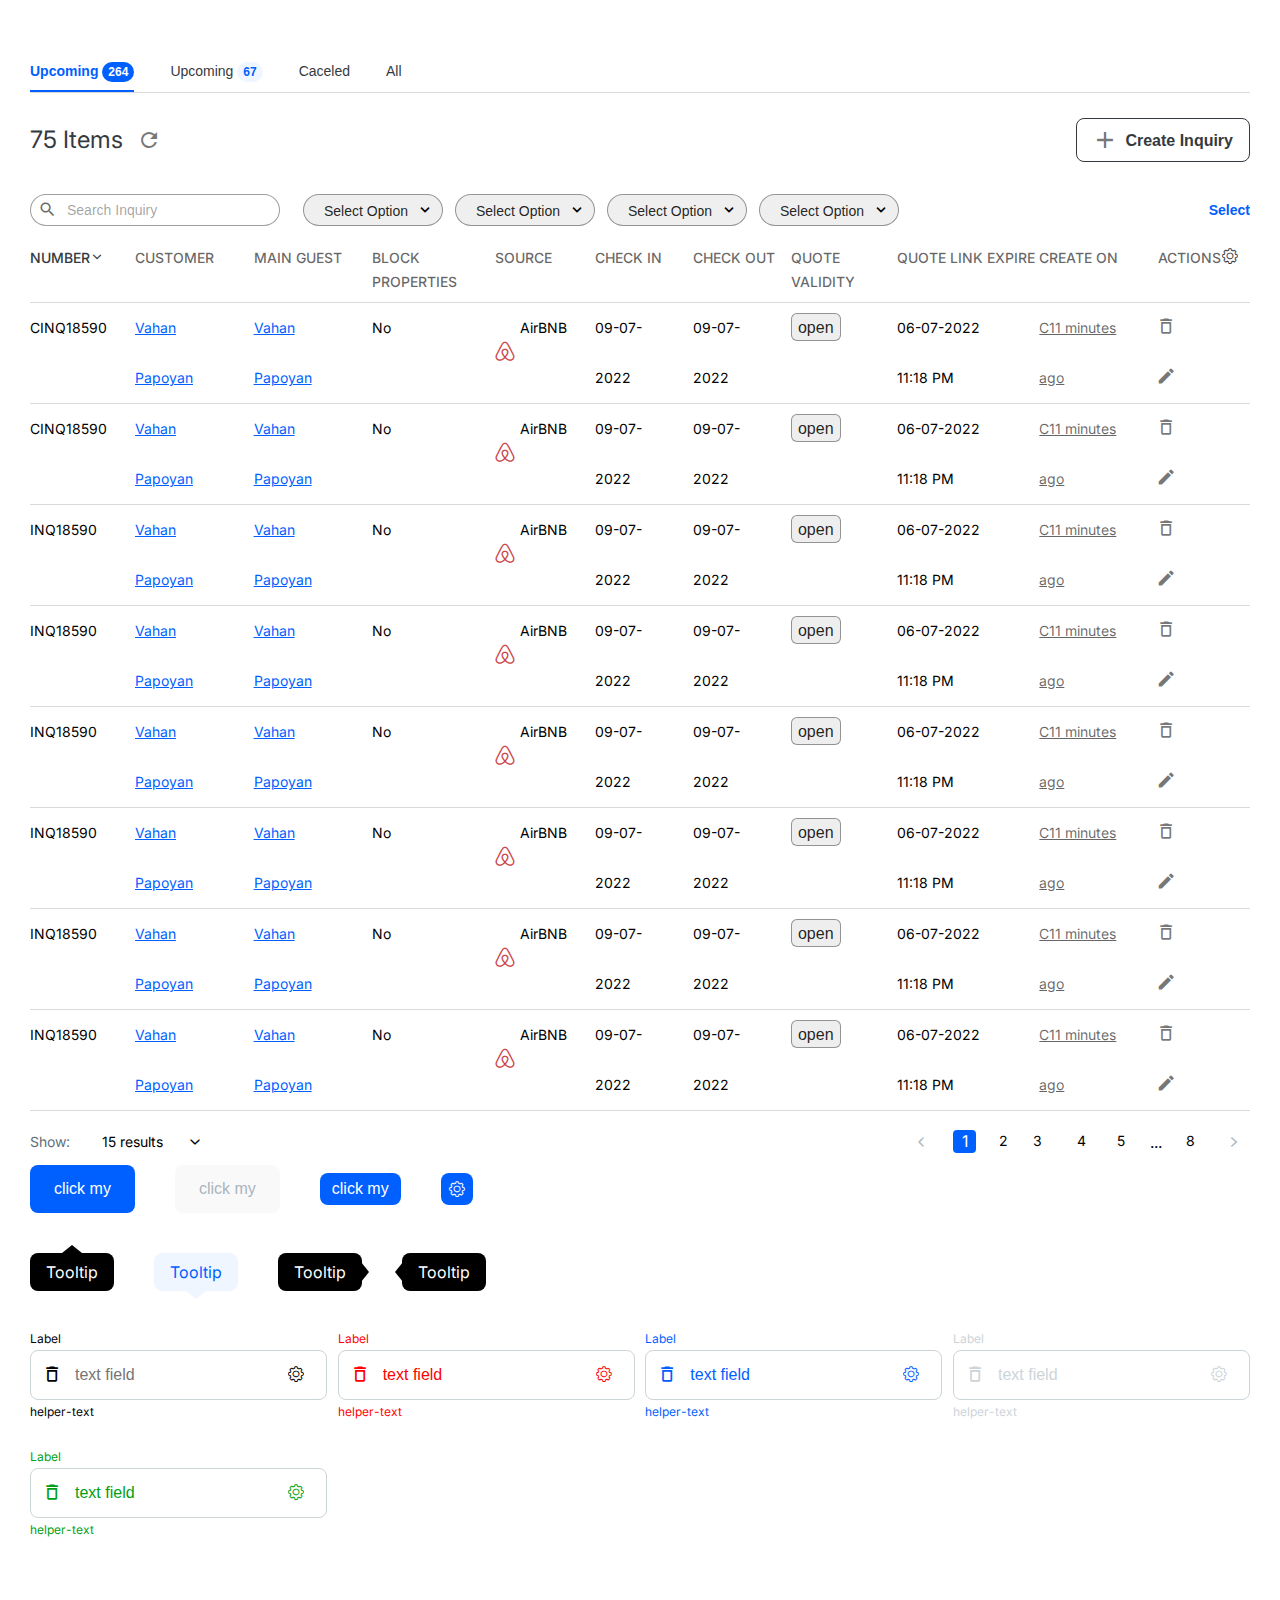
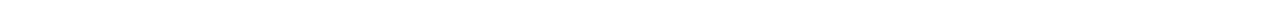
<file: index.html>
<!doctype html><html lang="en"><head><meta charset="UTF-8"><meta name="viewport" content="width=device-width,user-scalable=no,initial-scale=1,maximum-scale=1,minimum-scale=1"><meta http-equiv="X-UA-Compatible" content="ie=edge"><link rel="preconnect" href="https://fonts.googleapis.com"><link rel="preconnect" href="https://fonts.gstatic.com" crossorigin=""><link href="https://fonts.googleapis.com/css2?family=Inter:wght@400;500;600&amp;display=swap" rel="stylesheet"><title>Document</title><script defer="defer" src="index.3638f76966d4770aae7c.js"></script><link href="main.edfb8b5e5eab09ec4934.css" rel="stylesheet"></head><body><div class="wrapper"><div class="center"><div class="tab"><button class="btn btn--tab btn--tab-active fs14 f-bold" type="button">Upcoming <span class="btn__count dib f-bold fs12">264</span></button> <button class="btn btn--tab fs14" type="button">Upcoming <span class="btn__count dib f-bold fs12">67</span></button> <button class="btn btn--tab fs14" type="button">Caceled</button> <button class="btn btn--tab fs14">All</button></div><div class="create-box df j-spc-btwn a-center"><h2 class="create-box__title fs24 icon-reload icon-right-center pr dib">75 Items</h2><button class="btn btn--create f-bold pr icon-cross icon icon-left-center" type="button">Create Inquiry</button></div><div class="filter-box df"><div class="input-filter-box pr"><i class="pa icon-search center-left"></i> <input class="input input--search" placeholder="Search Inquiry"/></div><div class="select-box df"><div class="select__wrapper pr"><i class="icon-arrow-open pa center-right fs10"></i> <select class="select fs14"><option value="Select Option">Select Option</option></select></div><div class="select__wrapper pr"><i class="icon-arrow-open pa center-right fs10 pointer-none select-none"></i> <select class="select fs14"><option value="Select Option">Select Option</option></select></div><div class="select__wrapper pr"><i class="icon-arrow-open pa center-right fs10"></i> <select class="select fs14"><option value="Select Option">Select Option</option></select></div><div class="select__wrapper pr"><i class="icon-arrow-open pa center-right fs10"></i> <select class="select fs14"><option value="Select Option">Select Option</option></select></div></div><button class="btn btn--select fs14 f-bold db">Select</button></div><table class="table"><thead><tr><th class="pr">NUMBER <span><i class="pa icon-arrow-down"></i></span></th><th>CUSTOMER</th><th>MAIN GUEST</th><th>BLOCK PROPERTIES</th><th>SOURCE</th><th>CHECK IN</th><th>CHECK OUT</th><th>QUOTE VALIDITY</th><th>QUOTE LINK EXPIRE</th><th>CREATE ON</th><th>ACTIONS</th><th><button class="icon-settings"></button></th></tr></thead><tbody><tr><td>CINQ18590</td><td><a href="">Vahan Papoyan</a></td><td><a href="">Vahan Papoyan</a></td><td>No</td><td class="air pr"><i class="icon-air"></i> AirBNB</td><td>09-07-2022</td><td>09-07-2022</td><td><button class="btn btn-default" type="button">open</button></td><td>06-07-2022 11:18 PM</td><td>C11 minutes ago</td><td><button class="icon-delete"></button> <button class="icon-write"></button></td><td></td></tr><tr><td>CINQ18590</td><td><a href="">Vahan Papoyan</a></td><td><a href="">Vahan Papoyan</a></td><td>No</td><td class="air pr"><i class="icon-air"></i> AirBNB</td><td>09-07-2022</td><td>09-07-2022</td><td><button class="btn btn-default" type="button">open</button></td><td>06-07-2022 11:18 PM</td><td>C11 minutes ago</td><td><button class="icon-delete"></button> <button class="icon-write"></button></td><td></td></tr><tr><td>INQ18590</td><td><a href="">Vahan Papoyan</a></td><td><a href="">Vahan Papoyan</a></td><td>No</td><td class="air pr"><i class="icon-air"></i> AirBNB</td><td>09-07-2022</td><td>09-07-2022</td><td><button class="btn btn-default" type="button">open</button></td><td>06-07-2022 11:18 PM</td><td>C11 minutes ago</td><td><button class="icon-delete"></button> <button class="icon-write"></button></td><td></td></tr><tr><td>INQ18590</td><td><a href="">Vahan Papoyan</a></td><td><a href="">Vahan Papoyan</a></td><td>No</td><td class="air pr"><i class="icon-air"></i> AirBNB</td><td>09-07-2022</td><td>09-07-2022</td><td><button class="btn btn-default" type="button">open</button></td><td>06-07-2022 11:18 PM</td><td>C11 minutes ago</td><td><button class="icon-delete"></button> <button class="icon-write"></button></td><td></td></tr><tr><td>INQ18590</td><td><a href="">Vahan Papoyan</a></td><td><a href="">Vahan Papoyan</a></td><td>No</td><td class="air pr"><i class="icon-air"></i> AirBNB</td><td>09-07-2022</td><td>09-07-2022</td><td><button class="btn btn-default" type="button">open</button></td><td>06-07-2022 11:18 PM</td><td>C11 minutes ago</td><td><button class="icon-delete"></button> <button class="icon-write"></button></td><td></td></tr><tr><td>INQ18590</td><td><a href="">Vahan Papoyan</a></td><td><a href="">Vahan Papoyan</a></td><td>No</td><td class="air pr"><i class="icon-air"></i> AirBNB</td><td>09-07-2022</td><td>09-07-2022</td><td><button class="btn btn-default" type="button">open</button></td><td>06-07-2022 11:18 PM</td><td>C11 minutes ago</td><td><button class="icon-delete"></button> <button class="icon-write"></button></td><td></td></tr><tr><td>INQ18590</td><td><a href="">Vahan Papoyan</a></td><td><a href="">Vahan Papoyan</a></td><td>No</td><td class="air pr"><i class="icon-air"></i> AirBNB</td><td>09-07-2022</td><td>09-07-2022</td><td><button class="btn btn-default" type="button">open</button></td><td>06-07-2022 11:18 PM</td><td>C11 minutes ago</td><td><button class="icon-delete"></button> <button class="icon-write"></button></td><td></td></tr><tr><td>INQ18590</td><td><a href="">Vahan Papoyan</a></td><td><a href="">Vahan Papoyan</a></td><td>No</td><td class="air pr"><i class="icon-air"></i> AirBNB</td><td>09-07-2022</td><td>09-07-2022</td><td><button class="btn btn-default" type="button">open</button></td><td>06-07-2022 11:18 PM</td><td>C11 minutes ago</td><td><button class="icon-delete"></button> <button class="icon-write"></button></td><td></td></tr></tbody></table><div class="box df a-center j-spc-btwn"><div><span class="show fs14">Show:</span> <span class="result fs14 icon-arrow-down icon-right-center pr">15 results</span></div><ul class="pagination df a-center"><li class="pagination__item df j-ctr a-center"><a href="#" class="icon-arrow-left fs16"></a></li><li class="pagination__item"><a href="#" class="pagination__link pagination__link--active tc">1</a></li><li class="pagination__item"><a href="#" class="pagination__link trans-background fs14 tc">2</a></li><li class="pagination__item"><a href="#" class="pagination__link trans-background fs14 three-dots-after-end">3</a></li><li class="pagination__item"><a href="#" class="pagination__link trans-background fs14 tc">4</a></li><li class="pagination__item"><a href="#" class="pagination__link trans-background fs14 tc">5</a></li><li class="pagination__item"><span class="pagination__link">...</span></li><li class="pagination__item"><a href="#" class="pagination__link trans-background fs14 tc">8</a></li><li class="pagination__item df j-ctr a-center"><a href="#" class="icon-arrow-right fs16"></a></li></ul></div><div class="df a-center"><button class="btn btn-primary btn-large pr" type="button">click my</button> <button class="btn btn-primary btn-large pr" disabled="disabled" type="button">click my</button> <button class="btn btn-primary btn-small pr" type="button">click my</button> <button class="btn btn-primary btn-small icon-center icon-settings pr" type="button"></button></div><div class="tooltip tooltip-top pr">Tooltip</div><div class="tooltip tooltip-bottom tooltip-light pr">Tooltip</div><div class="tooltip tooltip-right pr">Tooltip</div><div class="tooltip tooltip-left pr">Tooltip</div><div class="df j-spc-btwn f-wrap"><div class="input-box"><label class="db" for="test">Label</label><div class="pr"><input class="input" id="test" placeholder="text field"/> <button class="center-left pa"><i class="icon-delete"></i></button> <button class="pa center-right"><i class="icon-settings"></i></button></div><span class="db">helper-text</span></div><div class="input-box input-box--error pr"><label class="db" for="test1">Label</label><div class="pr"><input class="input" id="test1" placeholder="text field"/> <button class="center-left pa"><i class="icon-delete"></i></button> <button class="pa center-right"><i class="icon-settings"></i></button></div><span class="db">helper-text</span></div><div class="input-box input-box--active pr"><label class="db" for="test2">Label</label><div class="pr"><input class="input" id="test2" placeholder="text field"/> <button class="center-left pa"><i class="icon-delete"></i></button> <button class="pa center-right"><i class="icon-settings"></i></button></div><span class="db">helper-text</span></div><div class="input-box input-box--disabled pr"><label class="db" for="test3">Label</label><div class="pr"><input class="input" id="test3" placeholder="text field"/> <button class="center-left pa"><i class="icon-delete"></i></button> <button class="pa center-right"><i class="icon-settings"></i></button></div><span class="db">helper-text</span></div><div class="input-box input-box--success pr"><label class="db" for="test4">Label</label><div class="pr"><input class="input" id="test4" placeholder="text field"/> <button class="center-left pa"><i class="icon-delete"></i></button> <button class="pa center-right"><i class="icon-settings"></i></button></div><span class="db">helper-text</span></div></div></div></div></body></html>
</file>
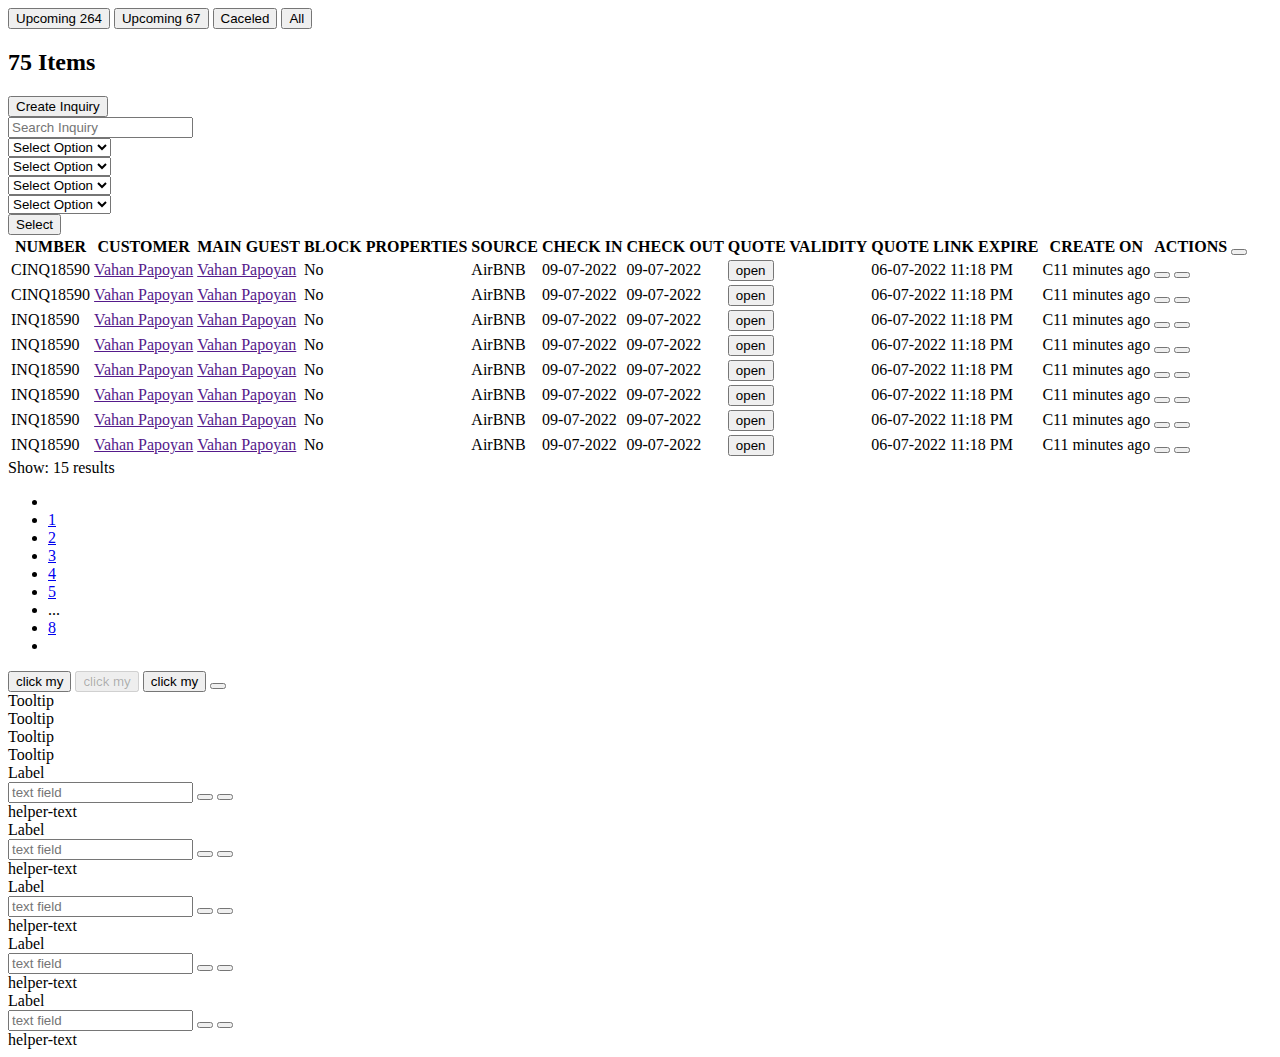
<file: src/index.html>
<!doctype html>
<html lang="en">
<head>
    <meta charset="UTF-8">
    <meta name="viewport"
          content="width=device-width, user-scalable=no, initial-scale=1.0, maximum-scale=1.0, minimum-scale=1.0">
    <meta http-equiv="X-UA-Compatible" content="ie=edge">
    <link rel="preconnect" href="https://fonts.googleapis.com">
    <link rel="preconnect" href="https://fonts.gstatic.com" crossorigin="">
    <link href="https://fonts.googleapis.com/css2?family=Inter:wght@400;500;600&amp;display=swap" rel="stylesheet">

    <title>Document</title>
</head>
<body>
    <div class="wrapper">
        <div class="center">

            <div class="tab">
                <button class="btn btn--tab btn--tab-active fs14 f-bold" type="button">
                    Upcoming
                    <span class="btn__count dib f-bold fs12">264</span>
                </button>
                <button class="btn btn--tab fs14" type="button">
                    Upcoming
                    <span class="btn__count dib f-bold fs12">67</span>
                </button>

                <button class="btn btn--tab fs14" type="button">Caceled</button>
                <button class="btn btn--tab fs14">All</button>
            </div>

            <div class="create-box df j-spc-btwn a-center">
                <h2 class="create-box__title fs24 icon-reload icon-right-center pr dib">75 Items</h2>
                <button class="btn btn--create f-bold pr icon-cross icon icon-left-center" type="button">Create Inquiry
                </button>
            </div>

            <div class="filter-box df">
                <div class="input-filter-box pr">
                    <i class="pa icon-search center-left"></i>
                    <input class="input input--search" type="text" placeholder="Search Inquiry"/>
                </div>

                <div class="select-box df">
                    <div class="select__wrapper pr">
                        <i class="icon-arrow-open pa center-right fs10"></i>
                        <select class="select fs14">
                            <option value="Select Option">Select Option</option>
                        </select>
                    </div>
                    <div class="select__wrapper pr">
                        <i class="icon-arrow-open pa center-right fs10 pointer-none select-none"></i>
                        <select class="select fs14">
                            <option value="Select Option">Select Option</option>
                        </select>
                    </div>
                    <div class="select__wrapper pr">
                        <i class="icon-arrow-open pa center-right fs10"></i>
                        <select class="select fs14">
                            <option value="Select Option">Select Option</option>
                        </select>
                    </div>
                    <div class="select__wrapper pr">
                        <i class="icon-arrow-open pa center-right fs10"></i>
                        <select class="select fs14">
                            <option value="Select Option">Select Option</option>
                        </select>
                    </div>
                </div>
                <button class="btn btn--select fs14 f-bold db">Select</button>
            </div>

            <table class="table">
                <thead>
                <tr>
                    <th class="pr">
                        NUMBER
                        <span>
                            <i class="pa icon-arrow-down"></i>
                        </span>
                    </th>
                    <th>CUSTOMER</th>
                    <th>MAIN GUEST</th>
                    <th>BLOCK PROPERTIES</th>
                    <th>SOURCE</th>
                    <th>CHECK IN</th>
                    <th>CHECK OUT</th>
                    <th>QUOTE VALIDITY</th>
                    <th>QUOTE LINK EXPIRE</th>
                    <th>CREATE ON</th>
                    <th>ACTIONS</th>
                    <th>
                        <button class="icon-settings"></button>
                    </th>
                </tr>
                </thead>
                <tbody>
                <tr>
                    <td>CINQ18590</td>
                    <td>
                        <a href="">Vahan Papoyan</a>
                    </td>
                    <td>
                        <a href="">Vahan Papoyan</a>
                    </td>
                    <td>No</td>
                    <td class="air pr">
                        <i class="icon-air"></i>
                        AirBNB
                    </td>
                    <td>09-07-2022</td>
                    <td>09-07-2022</td>
                    <td>
                        <button class="btn btn-default" type="button">open</button>
                    </td>
                    <td>06-07-2022 11:18 PM</td>
                    <td>C11 minutes ago</td>
                    <td>
                        <button class="icon-delete"></button>
                        <button class="icon-write"></button>
                    </td>
                    <td></td>
                </tr>
                <tr>
                    <td>CINQ18590</td>
                    <td>
                        <a href="">Vahan Papoyan</a>
                    </td>
                    <td>
                        <a href="">Vahan Papoyan</a>
                    </td>
                    <td>No</td>
                    <td class="air pr">
                        <i class="icon-air"></i>
                        AirBNB
                    </td>
                    <td>09-07-2022</td>
                    <td>09-07-2022</td>
                    <td>
                        <button class="btn btn-default" type="button">open</button>
                    </td>
                    <td>06-07-2022 11:18 PM</td>
                    <td>C11 minutes ago</td>
                    <td>
                        <button class="icon-delete"></button>
                        <button class="icon-write"></button>
                    </td>
                    <td></td>
                </tr>
                <tr>
                    <td>INQ18590</td>
                    <td>
                        <a href="">Vahan Papoyan</a>
                    </td>
                    <td>
                        <a href="">Vahan Papoyan</a>
                    </td>
                    <td>No</td>
                    <td class="air pr">
                        <i class="icon-air"></i>
                        AirBNB
                    </td>
                    <td>09-07-2022</td>
                    <td>09-07-2022</td>
                    <td>
                        <button class="btn btn-default" type="button">open</button>
                    </td>
                    <td>06-07-2022 11:18 PM</td>
                    <td>C11 minutes ago</td>
                    <td>
                        <button class="icon-delete"></button>
                        <button class="icon-write"></button>
                    </td>
                    <td></td>
                </tr>
                <tr>
                    <td>INQ18590</td>
                    <td>
                        <a href="">Vahan Papoyan</a>
                    </td>
                    <td>
                        <a href="">Vahan Papoyan</a>
                    </td>
                    <td>No</td>
                    <td class="air pr">
                        <i class="icon-air"></i>
                        AirBNB
                    </td>
                    <td>09-07-2022</td>
                    <td>09-07-2022</td>
                    <td>
                        <button class="btn btn-default" type="button">open</button>
                    </td>
                    <td>06-07-2022 11:18 PM</td>
                    <td>C11 minutes ago</td>
                    <td>
                        <button class="icon-delete"></button>
                        <button class="icon-write"></button>
                    </td>
                    <td></td>
                </tr>
                <tr>
                    <td>INQ18590</td>
                    <td>
                        <a href="">Vahan Papoyan</a>
                    </td>
                    <td>
                        <a href="">Vahan Papoyan</a>
                    </td>
                    <td>No</td>
                    <td class="air pr">
                        <i class="icon-air"></i>
                        AirBNB
                    </td>
                    <td>09-07-2022</td>
                    <td>09-07-2022</td>
                    <td>
                        <button class="btn btn-default" type="button">open</button>
                    </td>
                    <td>06-07-2022 11:18 PM</td>
                    <td>C11 minutes ago</td>
                    <td>
                        <button class="icon-delete"></button>
                        <button class="icon-write"></button>
                    </td>
                    <td></td>
                </tr>
                <tr>
                    <td>INQ18590</td>
                    <td>
                        <a href="">Vahan Papoyan</a>
                    </td>
                    <td>
                        <a href="">Vahan Papoyan</a>
                    </td>
                    <td>No</td>
                    <td class="air pr">
                        <i class="icon-air"></i>
                        AirBNB
                    </td>
                    <td>09-07-2022</td>
                    <td>09-07-2022</td>
                    <td>
                        <button class="btn btn-default" type="button">open</button>
                    </td>
                    <td>06-07-2022 11:18 PM</td>
                    <td>C11 minutes ago</td>
                    <td>
                        <button class="icon-delete"></button>
                        <button class="icon-write"></button>
                    </td>
                    <td></td>
                </tr>
                <tr>
                    <td>INQ18590</td>
                    <td>
                        <a href="">Vahan Papoyan</a>
                    </td>
                    <td>
                        <a href="">Vahan Papoyan</a>
                    </td>
                    <td>No</td>
                    <td class="air pr">
                        <i class="icon-air"></i>
                        AirBNB
                    </td>
                    <td>09-07-2022</td>
                    <td>09-07-2022</td>
                    <td>
                        <button class="btn btn-default" type="button">open</button>
                    </td>
                    <td>06-07-2022 11:18 PM</td>
                    <td>C11 minutes ago</td>
                    <td>
                        <button class="icon-delete"></button>
                        <button class="icon-write"></button>
                    </td>
                    <td></td>
                </tr>
                <tr>
                    <td>INQ18590</td>
                    <td>
                        <a href="">Vahan Papoyan</a>
                    </td>
                    <td>
                        <a href="">Vahan Papoyan</a>
                    </td>
                    <td>No</td>
                    <td class="air pr">
                        <i class="icon-air"></i>
                        AirBNB
                    </td>
                    <td>09-07-2022</td>
                    <td>09-07-2022</td>
                    <td>
                        <button class="btn btn-default" type="button">open</button>
                    </td>
                    <td>06-07-2022 11:18 PM</td>
                    <td>C11 minutes ago</td>
                    <td>
                        <button class="icon-delete"></button>
                        <button class="icon-write"></button>
                    </td>
                    <td></td>
                </tr>
                </tbody>
            </table>

            <div class="box df a-center j-spc-btwn">

                <div>
                    <span class="show fs14">Show:</span>
                    <span class="result fs14 icon-arrow-down icon-right-center pr">15 results</span>
                </div>

                <ul class="pagination df a-center">
                    <li class="pagination__item df j-ctr a-center">
                        <a href="#" class="icon-arrow-left fs16"></a>
                    </li>
                    <li class="pagination__item">
                        <a href="#" class="pagination__link pagination__link--active tc">1</a>
                    </li>
                    <li class="pagination__item">
                        <a href="#" class="pagination__link trans-background fs14 tc">2</a>
                    </li>
                    <li class="pagination__item">
                        <a href="#" class="pagination__link trans-background fs14 three-dots-after-end">3</a>
                    </li>
                    <li class="pagination__item">
                        <a href="#" class="pagination__link trans-background fs14 tc">4</a>
                    </li>
                    <li class="pagination__item">
                        <a href="#" class="pagination__link trans-background fs14 tc">5</a>
                    </li>

                    <li class="pagination__item">
                        <span class="pagination__link">...</span>
                    </li>

                    <li class="pagination__item">
                        <a href="#" class="pagination__link trans-background fs14 tc">8</a>
                    </li>

                    <li class="pagination__item df j-ctr a-center">
                        <a href="#" class="icon-arrow-right fs16"></a>
                    </li>
                </ul>
            </div>

            <div class="df a-center">
                <button class="btn btn-primary btn-large pr" type="button">click my</button>
                <button class="btn btn-primary btn-large pr" disabled type="button">click my</button>
                <button class="btn btn-primary btn-small pr" type="button">click my</button>
                <button class="btn btn-primary btn-small icon-center icon-settings pr" type="button"></button>
            </div>

            <div class="tooltip tooltip-top pr">Tooltip</div>
            <div class="tooltip tooltip-bottom tooltip-light pr">Tooltip</div>
            <div class="tooltip tooltip-right pr">Tooltip</div>
            <div class="tooltip tooltip-left pr">Tooltip</div>

            <div class="df j-spc-btwn f-wrap">
                <div class="input-box">
                    <label class="db" for="test">Label</label>
                    <div class="pr">
                        <input class="input" id="test" type="text" placeholder="text field"/>
                        <button class="center-left pa"><i class=" icon-delete"></i></button>
                        <button class="pa center-right"><i class=" icon-settings"></i></button>
                    </div>
                    <span class="db">helper-text</span>
                </div>

                <div class="input-box input-box--error pr">
                    <label class="db" for="test1">Label</label>
                    <div class="pr">
                        <input class="input" id="test1" type="text" placeholder="text field"/>
                        <button class="center-left pa"><i class=" icon-delete"></i></button>
                        <button class="pa center-right"><i class=" icon-settings"></i></button>
                    </div>
                    <span class="db">helper-text</span>
                </div>
                <div class="input-box input-box--active pr">
                    <label class="db" for="test2">Label</label>
                    <div class="pr">
                        <input class="input" id="test2" type="text" placeholder="text field"/>
                        <button class="center-left pa"><i class=" icon-delete"></i></button>
                        <button class="pa center-right"><i class=" icon-settings"></i></button>
                    </div>
                    <span class="db">helper-text</span>
                </div>

                <div class="input-box input-box--disabled pr">
                    <label class="db" for="test3">Label</label>
                    <div class="pr">
                        <input class="input" id="test3" type="text" placeholder="text field"/>
                        <button class="center-left pa"><i class=" icon-delete"></i></button>
                        <button class="pa center-right"><i class=" icon-settings"></i></button>
                    </div>
                    <span class="db">helper-text</span>
                </div>

                <div class="input-box input-box--success pr">
                    <label class="db" for="test4">Label</label>
                    <div class="pr">
                        <input class="input" id="test4" type="text" placeholder="text field"/>
                        <button class="center-left pa"><i class=" icon-delete"></i></button>
                        <button class="pa center-right"><i class=" icon-settings"></i></button>
                    </div>
                    <span class="db">helper-text</span>
                </div>
            </div>
        </div>
    </div>
</body>
</html>
</file>
<file: main.edfb8b5e5eab09ec4934.css>
html,body,div,span,applet,object,iframe,h1,h2,h3,h4,h5,h6,p,blockquote,pre,a,abbr,acronym,address,big,cite,code,del,dfn,em,img,ins,kbd,q,s,samp,small,strike,strong,sub,sup,tt,var,b,u,i,center,dl,dt,dd,ol,ul,li,fieldset,form,label,legend,table,caption,tbody,tfoot,thead,tr,th,td,article,aside,canvas,details,embed,figure,figcaption,footer,header,hgroup,menu,nav,output,ruby,section,summary,time,mark,audio,video{border:0;font:inherit;margin:0;padding:0;vertical-align:baseline}article,aside,details,figcaption,figure,footer,header,hgroup,menu,nav,section,main{display:block}header{left:0;top:0;width:100%;z-index:3}blockquote,q{quotes:none}blockquote:before,blockquote:after,q:before,q:after{content:"";content:none}table{border-collapse:collapse;border-spacing:0}html{-webkit-text-size-adjust:100%;-moz-text-size-adjust:100%;-ms-text-size-adjust:100%}html,body{height:100%}body{color:#000;font-family:"Inter",sans-serif}input,textarea,button{font-size:1rem}body.lock{overflow:hidden}input,textarea{appearance:none;-moz-appearance:none;-webkit-appearance:none;border:none;border-radius:0;box-shadow:none;margin:0;outline:0;padding:0}textarea{resize:vertical;vertical-align:middle}a{display:block;text-decoration:none;transition:color .3s ease}button{background-color:rgba(0,0,0,0);border:none;cursor:pointer;outline:0;overflow:hidden;padding:0}img{border:none;max-width:100%;vertical-align:middle}ul,ol{list-style:none}:focus{outline:0 !important}::-ms-clear{display:none}input[type=number]::-webkit-inner-spin-button,input[type=number]::-webkit-outer-spin-button{-webkit-appearance:none;margin:0}[type=button][disabled],[type=submit][disabled]{box-sizing:border-box;box-shadow:none;cursor:default;opacity:1;position:relative;transition:none}[type=button].loading,[type=submit].loading{opacity:1 !important}[type=button].loading:before,[type=submit].loading:before{bottom:0;content:"";height:16px;left:0;margin:auto;position:absolute;right:0;top:0;width:16px}i,em,.italic{font-style:italic}.cb{clear:both}.db{display:block}.dib{display:inline-block}.df{display:flex;display:-webkit-flex}.fl{float:left}.fr{float:right}.pr{position:relative}.pa{position:absolute}.pf{position:fixed}.mln{margin-left:0 !important}.tl{text-align:left}.tc{text-align:center}.tr{text-align:right}.tj{text-align:justify}.tu{text-transform:uppercase}.ver-top-box{display:inline-block;vertical-align:top}.ver-middle-box{vertical-align:middle}.mb-none{margin-bottom:0 !important}.pb-none{padding-bottom:0 !important}.a-center{align-items:center}.a-f-end{align-items:flex-end}.j-spc-btwn{justify-content:space-between}.j-f-end{justify-content:flex-end}.f-dir-clmn{flex-direction:column}.f-end{align-items:flex-end}.a-slf-end{align-self:flex-end}.j-spc-arnd{justify-content:space-around}.j-ctr{justify-content:center}.f-wrap{flex-wrap:wrap}.dn{display:none}.no-wrap{white-space:nowrap}.circle{border-radius:50%}.full-width{width:100%}.three-dots-after-end{overflow:hidden;text-overflow:ellipsis;white-space:nowrap}.center-center-before:before,.center-center-after:after,.center-center:before{position:absolute}.icon-left-center:before,.center-left{position:absolute;left:0;top:50%;transform:translateY(-50%)}.icon-right-center:before,.center-right{position:absolute;right:0;top:50%;transform:translateY(-50%)}.icon-center:before{position:absolute;left:50%;top:50%;transform:translate(-50%, -50%)}.center-horizontal{left:0;margin:0 auto;position:absolute;right:0}.center-vertical{bottom:0;margin:auto 0;position:absolute;top:0}.center{margin:0 auto;max-width:1480px;padding:0 30px}.clear-fix:after{content:"";clear:both;display:block}.select-none{-webkit-user-select:none;-moz-user-select:none;-o-user-select:none;user-select:none}.table{display:table;height:100%;width:100%}.table-cell{display:table-cell;vertical-align:middle}.scroller-block{overflow:auto;-webkit-overflow-scrolling:touch}body::-webkit-scrollbar-thumb,body::-webkit-scrollbar-track,body::-webkit-scrollbar,.scroller-block::-webkit-scrollbar-thumb,.scroller-block::-webkit-scrollbar-track,.scroller-block::-webkit-scrollbar{height:4px;width:0}.modal::-webkit-scrollbar-thumb,.modal::-webkit-scrollbar-track,.modal::-webkit-scrollbar,body::-webkit-scrollbar-thumb,body::-webkit-scrollbar-track,body::-webkit-scrollbar{width:0}body::-webkit-scrollbar-thumb,.scroller-block::-webkit-scrollbar-thumb{border-radius:5px}.trans-color{transition:color .3s ease}.trans-background{transition:background .3s ease}.trans-opacity{transition:opacity .3s ease}input:-webkit-autofill,input:-webkit-autofill:hover,input:-webkit-autofill:focus,input:-webkit-autofill:active{-webkit-transition-delay:9999s;-webkit-transition:color 9999s ease-out,background-color 9999s ease-out}.form-error .form-error-text{display:block}.form-error .form-error-text:not(:empty){padding-top:7px}.fs0{font-size:0rem}.fs10{font-size:0.625rem}.fs11{font-size:0.6875rem}.fs12{font-size:0.75rem}.fs13{font-size:0.8125rem}.fs14{font-size:0.875rem}.fs15{font-size:0.9375rem}.fs16{font-size:1rem}.fs17{font-size:1.0625rem}.fs18{font-size:1.125rem}.fs19{font-size:1.1875rem}.fs20{font-size:1.25rem}.fs21{font-size:1.3125rem}.fs22{font-size:1.375rem}.fs23{font-size:1.4375rem}.fs24{font-size:1.5rem}.fs25{font-size:1.5625rem}.fs26{font-size:1.625rem}.fs27{font-size:1.6875rem}.fs28{font-size:1.75rem}.fs29{font-size:1.8125rem}.fs30{font-size:1.875rem}.f-light{font-weight:400}.f-regular{font-weight:500}.f-bold{font-weight:600}.pointer-none{pointer-events:none}.btn--tab{color:#353a3f;line-height:22px;padding-bottom:8px}.btn--tab:not(:last-child){margin-right:32px}.btn--tab .btn__count{background-color:#f0f6ff;border-radius:64px;color:#0060ff;height:20px;line-height:20px;padding:0 6px}.btn--tab-active{border-bottom:2px solid #0060ff;color:#0060ff}.btn--tab-active .btn__count{background-color:#0060ff;color:#fff}.btn--create{border:1px solid #353a3f;border-radius:8px;color:#353a3f;height:44px;line-height:44px;padding:0 16px 0 48px}.btn--create:before{left:20px;color:rgba(0,0,0,.54)}.btn--select{color:#0060ff;margin-left:auto}.btn:disabled{background-color:#f9f9fa;color:#a9b5bc}.btn:disabled:before,.btn:disabled:after{border-color:#a9b5bc;color:#a9b5bc}.btn-default{background:#eee;height:28px;line-height:28px;padding:0 6px;border:1px solid rgba(0,0,0,.38);border-radius:6px;color:rgba(0,0,0,.87)}.btn-large{height:48px;line-height:48px}.btn-medium{height:40px;line-height:40px}.btn-large,.btn-medium{color:#fff;border-radius:8px;padding:0 24px;margin-right:40px}.btn-small{color:#fff;border-radius:8px;padding:0 12px;margin-right:40px}.btn-small{min-height:32px;min-width:32px;line-height:30px}.btn-primary{background-color:#0060ff}.wrapper{padding:60px 0}.tab{border-bottom:1px solid #d9d9d9;margin-bottom:25px}.create-box{margin-bottom:32px}.create-box__title{color:#353a3f;line-height:18px;padding-right:34px}.create-box__title:before{font-size:1rem;color:rgba(0,0,0,.54)}.box{height:48px}.filter-box{margin-bottom:20px}.filter-box .icon-search{color:rgba(0,0,0,.6);font-size:15px;left:10px}.input-filter-box{margin-right:23px}.select__wrapper i{right:13px}.select__wrapper:not(:last-child){margin-right:12px}.show{color:#5e6e78;margin-right:28px}.result{padding-right:40px}.result:before{font-size:16px}.pagination__item:not(:last-child){margin-right:16px}.pagination .icon-arrow-right,.pagination .icon-arrow-left{color:#a9b5bc;width:16px;height:16px;padding:8px}.pagination__link{color:#000;height:20px;border-radius:4px;line-height:20px;padding:1.5px 1.5px;width:20px}.pagination__link--active{background-color:#0060ff;color:#fff;cursor:default}@font-face{font-family:"icons";src:url([data-uri]) format("truetype")}[class^=icon-]:before,[class*=" icon-"]:before{font-family:"icons" !important}[class^=icon-]:before,[class*=" icon-"]:before{speak:never;font-style:normal;font-weight:normal;font-feature-settings:normal;font-variant:normal;text-transform:none;line-height:1;-webkit-font-smoothing:antialiased;-moz-osx-font-smoothing:grayscale}.icon-air:before{content:"";color:#cb444a}.icon-arrow-open:before{content:""}.icon-cross:before{content:""}.icon-delete:before{content:""}.icon-arrow-down:before{content:""}.icon-arrow-left:before{content:""}.icon-arrow-right:before{content:""}.icon-reload:before{content:""}.icon-search:before{content:""}.icon-settings:before{content:""}.icon-write:before{content:""}.input--search{border-radius:100px;border:1px solid rgba(0,0,0,.38);box-sizing:border-box;height:32px;max-width:250px;padding:0 36px 0}.input--search::-moz-placeholder{font-size:0.875rem;color:rgba(0,0,0,.38)}.input--search::placeholder{font-size:0.875rem;color:rgba(0,0,0,.38)}.input-box{margin-bottom:30px}.input-box .input{padding:0 44px;border-radius:8px;height:48px;line-height:48px;border:1px solid #cdd4d8;margin:4px 0}.input-box span,.input-box label{font-size:0.75rem}.input-box .center-left{left:14px}.input-box .center-right{right:23px}.input-box--active *{color:#0060ff;border-color:#0060ff}.input-box--active *::-webkit-input-placeholder{color:#0060ff}.input-box--disabled *{color:#cdd4d8;border-color:#cdd4d8;-webkit-user-select:none;-moz-user-select:none;user-select:none;pointer-events:none}.input-box--disabled *::-webkit-input-placeholder{color:#cdd4d8}.input-box--error *{color:red;border-color:red}.input-box--error *::-webkit-input-placeholder{color:red}.input-box--success *{color:#009f13;border-color:#009f13}.input-box--success *::-webkit-input-placeholder{color:#009f13}.select{-webkit-appearance:none;-moz-appearance:none;appearance:none;border:1px solid rgba(0,0,0,.38);border-radius:100px;cursor:pointer;color:rgba(0,0,0,.87);height:32px;line-height:32px;padding:0 33px 0 20px}.tooltip{display:inline-block;background:#000;border-radius:8px;color:#fff;height:38px;line-height:38px;padding:0 16px;margin:40px 40px 40px 0}.tooltip-dark{background:#000;color:#fff}.tooltip-dark:before{border-bottom-color:#000 !important}.tooltip-light{background:#f0f6ff;color:#0060ff}.tooltip-light:before{border-bottom-color:#f0f6ff !important}.tooltip-top:before,.tooltip-bottom:before,.tooltip-left:before,.tooltip-right:before{content:"";position:absolute;width:0;height:0;border-width:0 10px 8px 10px;border-color:rgba(0,0,0,0) rgba(0,0,0,0) #000 rgba(0,0,0,0);border-style:solid}.tooltip-top:before,.tooltip-bottom:before{left:calc(50% - 10px)}.tooltip-top:before{top:-8px}.tooltip-bottom:before{bottom:-8px;transform:rotate(180deg)}.tooltip-right:before,.tooltip-left:before{top:calc(50% - 4px)}.tooltip-right:before{right:-13px;transform:rotate(90deg)}.tooltip-left:before{left:-13px;transform:rotate(-90deg)}.table{font-size:0.875rem;margin-bottom:6px;width:100%}.table tr{border-bottom:1px solid #d9d9d9}.table th{color:#353a3f;text-align:left;height:24px;line-height:24px;padding-bottom:8px;font-weight:500}.table th:not(:first-child){color:rgba(0,0,0,.6)}.table td{padding:0 28px 0 0;height:50px;line-height:50px}.table td i{font-size:1.25rem}.table td:nth-last-of-type(3){text-decoration:underline;color:rgba(0,0,0,.6)}.table td.air{padding-left:25px}.table td.air i{position:absolute;left:0;top:50%;transform:translateY(-50%)}.table td a{color:#0060ff;text-decoration:underline}.table .icon-delete,.table .icon-write{color:rgba(0,0,0,.54)}.table .icon-settings{color:#353a3f}
</file>
